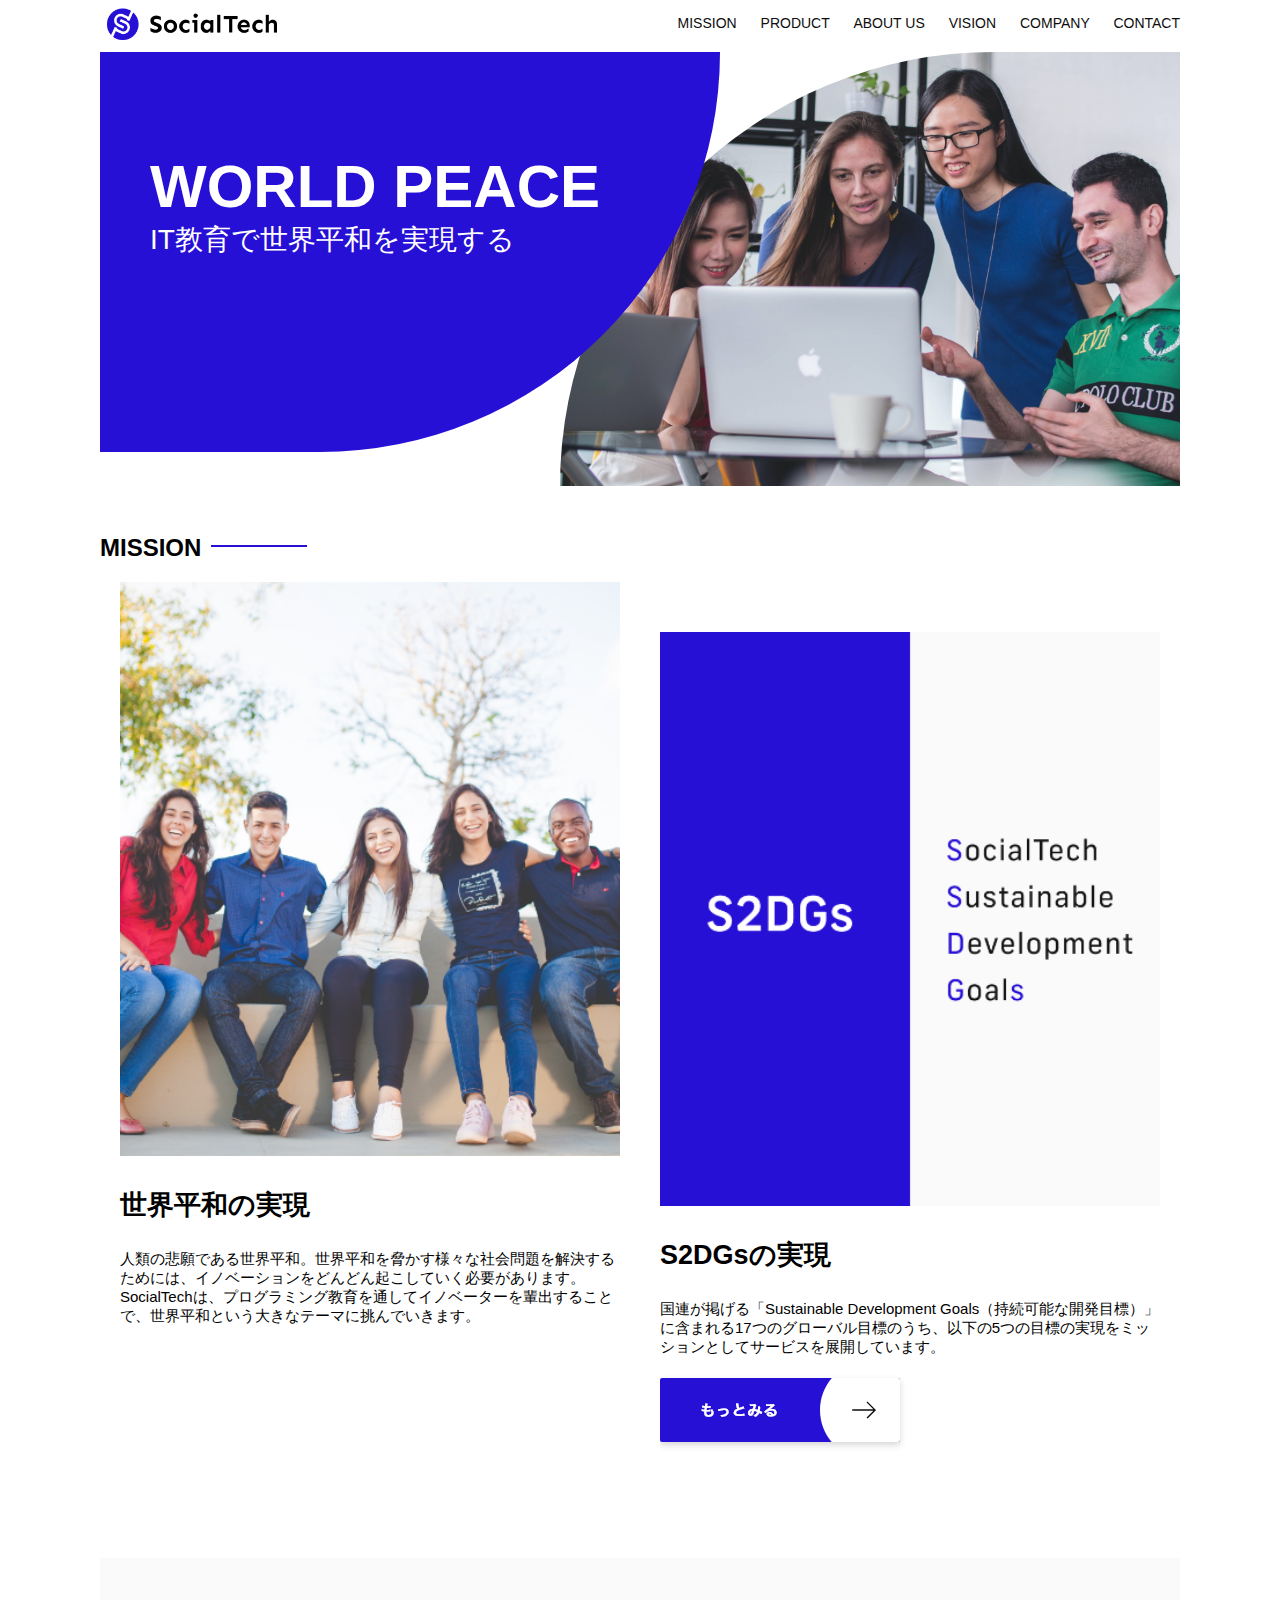
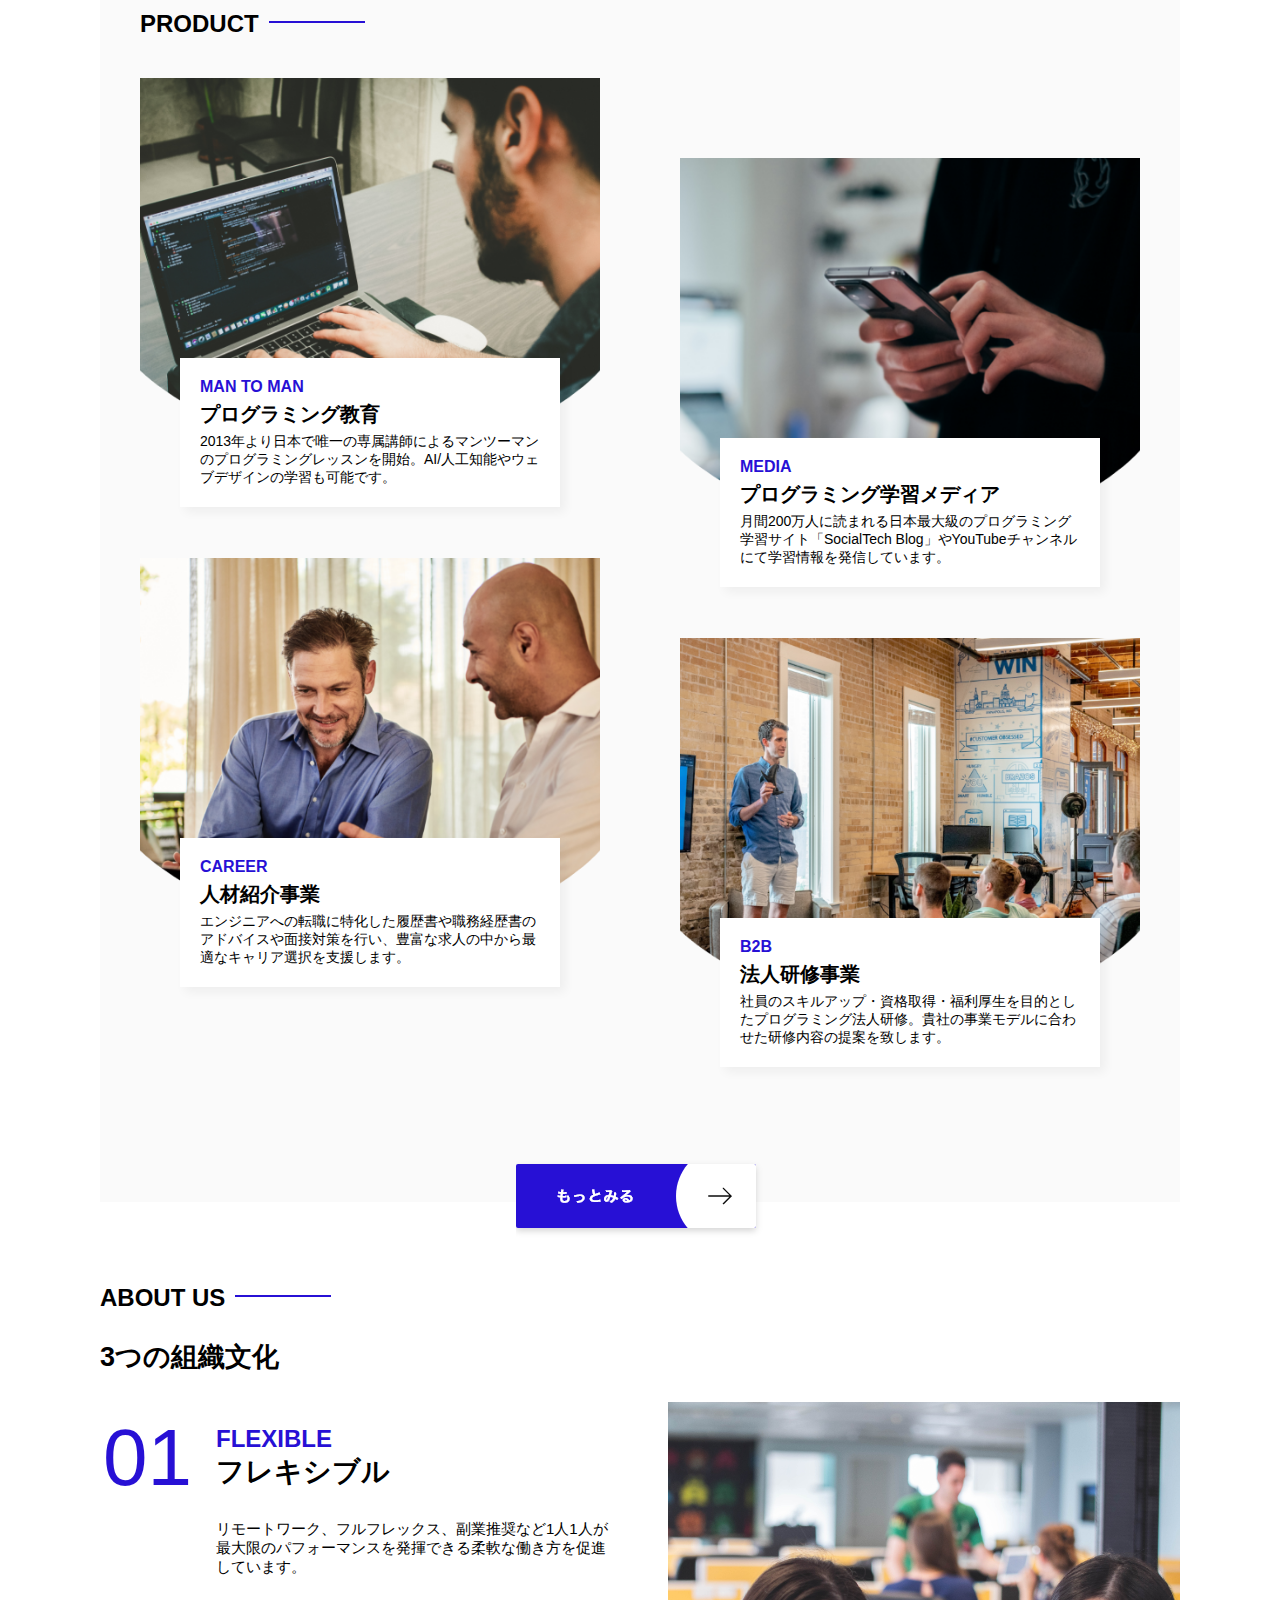
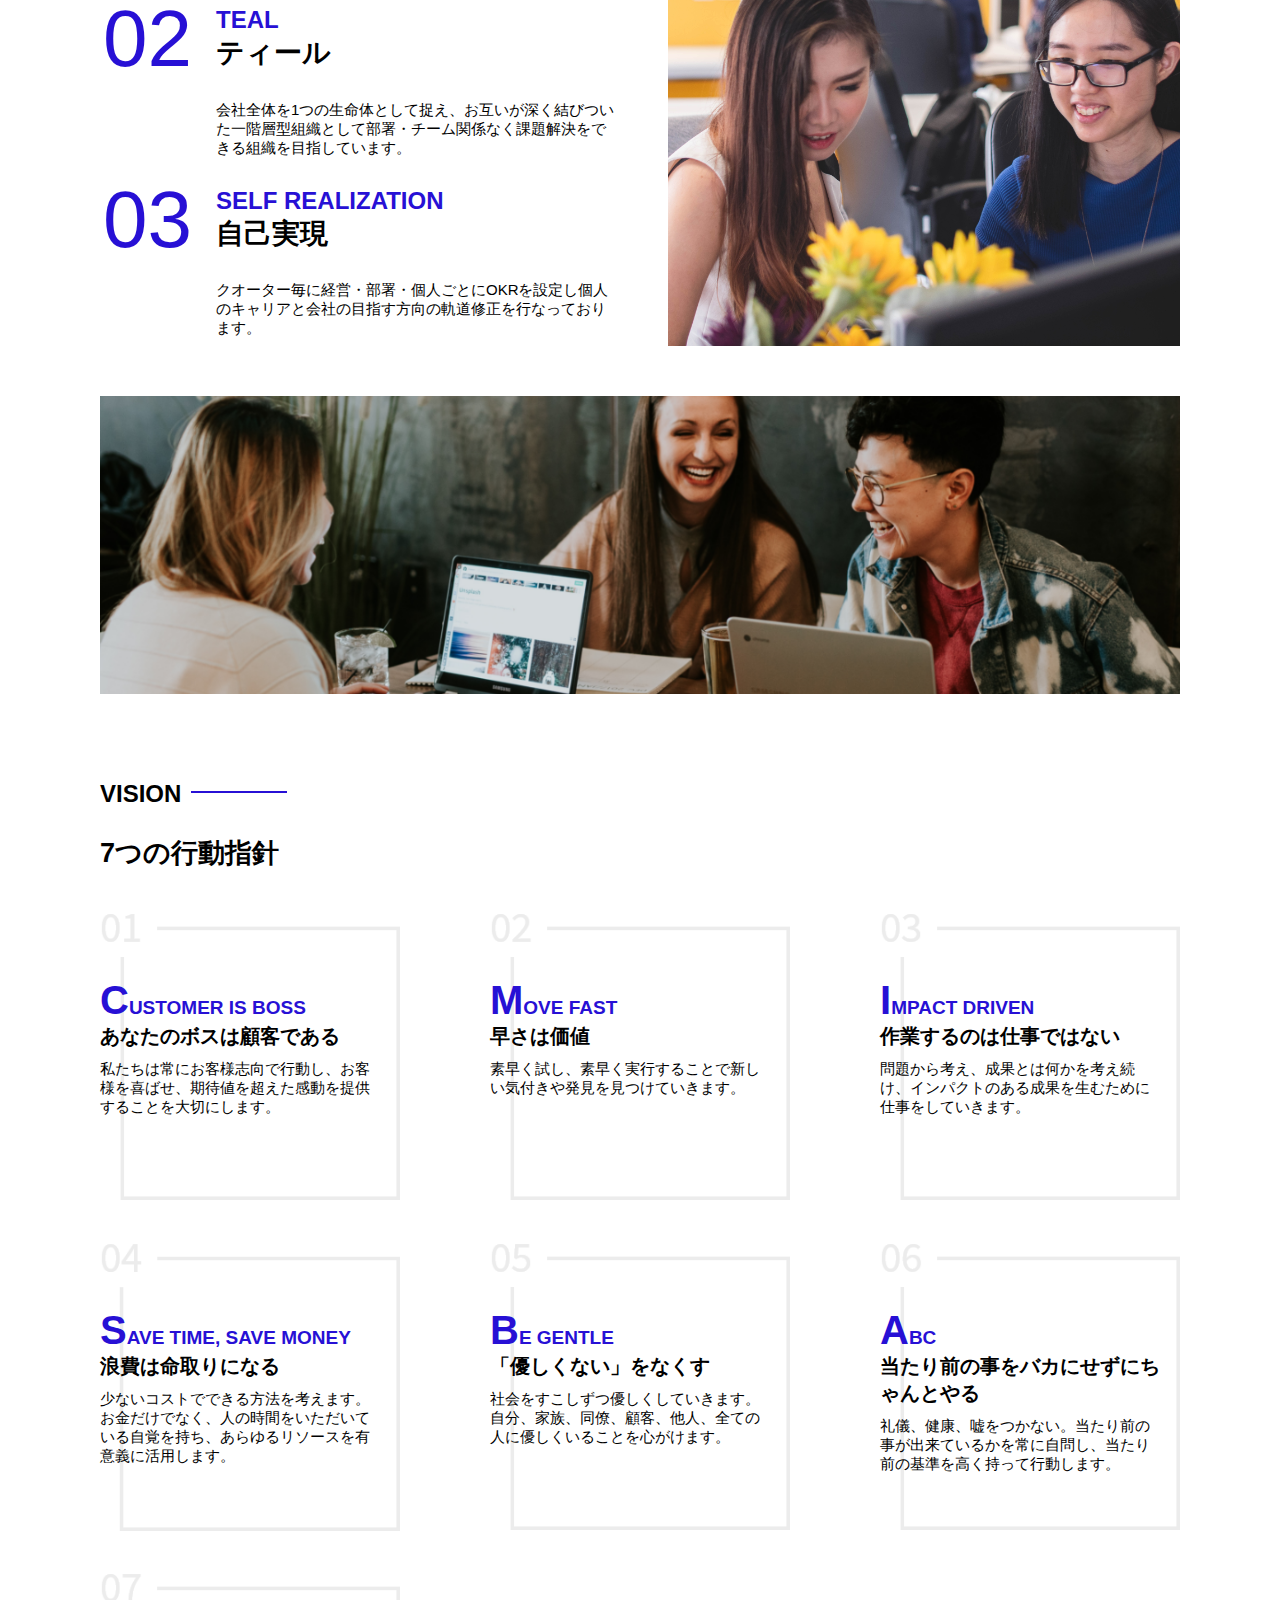
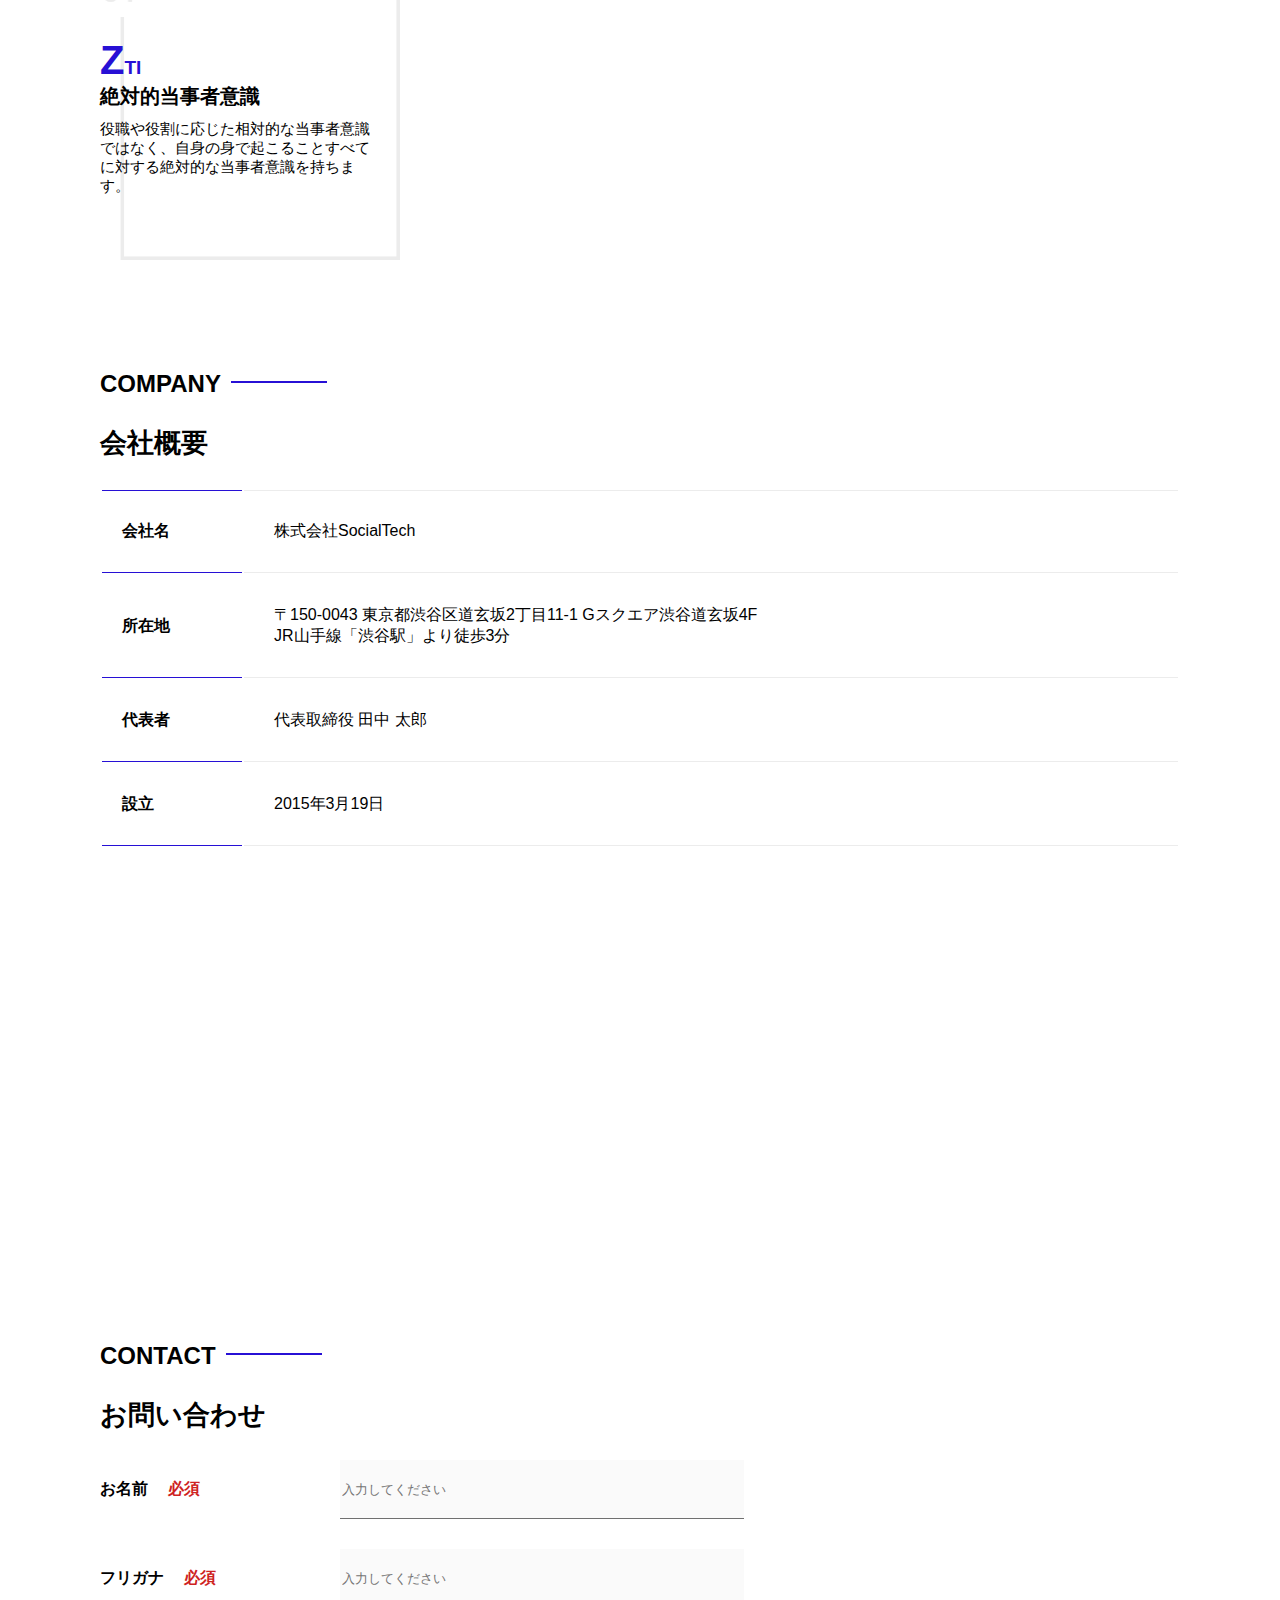
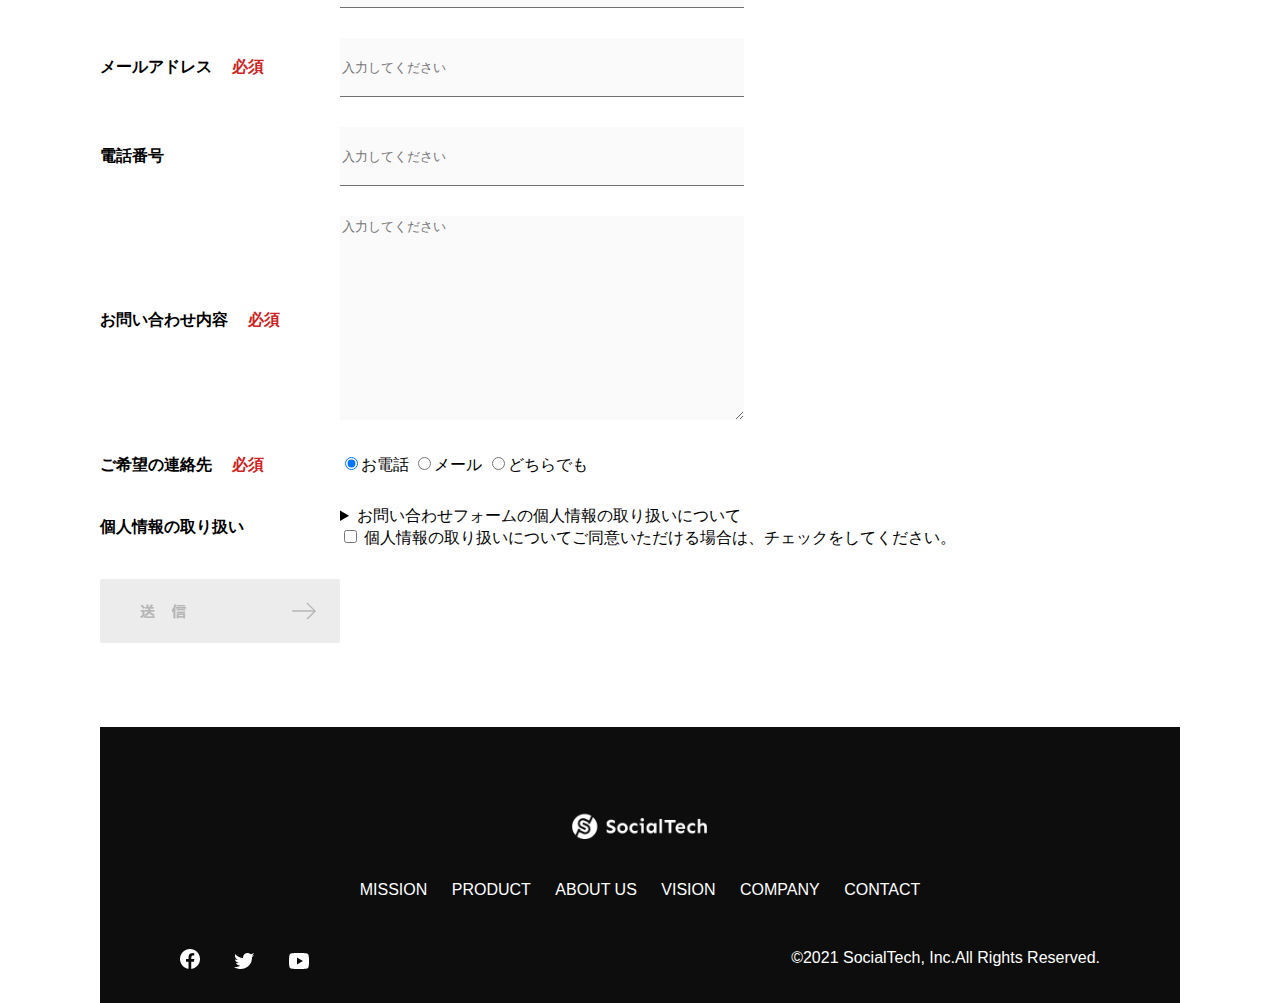
<file: index.html>
<!DOCTYPE html>
<html lang="ja">
<head>
  <meta charset="UTF-8">
  <meta name="viewport" content="width=device-width, initial-scale=1.0">
  <meta name="description" content="SocialTechはEdTech業界のリーディングカンパニーを目指します。">
  <link rel="stylesheet" href="style.css">
  <title>SocialTech</title>
  <meta name="twitter:card" content="summary">
  <meta name="twitter:site" content="@minori_kamizato">
  <meta property="og:url" content="https://riho-ueno.github.io/new-socialtech/">
  <meta property="og:title" content="ページのタイトル">
  <meta property="og:description" content="ページの説明文">
  <meta property="og:image" content="https://riho-ueno.github.io/new-socialtech/images/index/index-main.png">

  
</head>
  <body>
  <!-- ヘッダー -->
   <header>
    <!-- ロゴ -->
    <a href="index.html" id="logo">
      <img src="images/logo.png" alt="トップページに戻る">
    </a>
    <!-- PC用ナビゲーション -->
     <nav id="nav-pc">
      <a href="mission.html">MISSION</a>
      <a href="product.html">PRODUCT</a>
      <a href="index.html#aboutus">ABOUT US</a>
      <a href="index.html#vision">VISION</a>
      <a href="index.html#company">COMPANY</a>
      <a href="index.html#contact">CONTACT</a>
    </nav>
    <!-- スマホ用メニューボタン -->
    <img src="images/button-menu.png" alt="ナビゲーションを開く" id="menu-sp" onclick="document.getElementById('nav-sp').style.display = 'block'" >

    <!-- スマホ用ナビゲーション -->
    <nav id="nav-sp">
      <img src="images/button-close.png" alt="ナビゲーション" id="close" onclick="document.getElementById('nav-sp').style.display = 'none'" >
      <a href="index.html" id="logo-sp"onclick="document.getElementById('nav-sp').style.display = 'none'" >
        <img src="images/logo-sp.png" alt="トップページに戻る">
      </a>
      <a class="menu" href="mission.html"onclick="document.getElementById('nav-sp').style.display = 'none'">MISSION</a>
      <a  class="menu" href="product.html"onclick="document.getElementById('nav-sp').style.display = 'none'">PRODUCT</a>
      <a  class="menu" href="index.html#aboutus"onclick="document.getElementById('nav-sp').style.display = 'none'">ABOUT US</a>
      <a  class="menu" href="index.html#vision"onclick="document.getElementById('nav-sp').style.display = 'none'">VISION</a>
      <a  class="menu" href="index.html#company"onclick="document.getElementById('nav-sp').style.display = 'none'">COMPANY</a>
      <a  class="menu" href="index.html#contact"onclick="document.getElementById('nav-sp').style.display = 'none'">CONTACT</a>
      <div id="sns">
        <a href="https://www.facebook.com/sejuku2013"><img src="images/button-facebook.png" alt="Facebookのリンク"></a>
<a href="https://twitter.com/samuraijuku"><img src="images/button-twitter.png" alt="Twitterのリンク"></a>
<a href="https://www.youtube.com/channel/UCCFOQO5aDK0xXam4cUQXT8g"><img src="images/button-youtube.png" alt="YouTubeのリンク"></a>
      </div>
    </nav>
    <meta name="twitter:card" content="summary">
    <meta name="twitter:site" content="@minori_kamizato">
    <meta property="og:url" content="https://riho-ueno.github.io/new-socialtech/">
    <meta property="og:title" content="socialtech">
    <meta property="og:description" content="ページの説明文">
    <meta property="og:image" content="	http://127.0.0.1:5500/images/index/index-main.png">
   </header>
   <main>
    <article>
      <!-- メインビジュアル -->
      <section id="main-visual">
        <div id="main-message">
          <h1>WORLD PEACE</h1>
          <p>IT教育で世界平和を実現する</p>
        </div>
        <img src="images/index/index-main.png" alt="PCの周りに集まる多国籍の仲間たち">
      </section>
      <!-- ミッション -->
       <section id="mission">
        <h2 class="index-h2">MISSION</h2>
        <div id="mission-flex">
          <div>
            <img src="images/index/index-mission.png" alt="屋外のベンチで写真を撮影する多国籍の仲間たち" id="mission-photo">
            <h3>世界平和の実現</h3>
            <p>人類の悲願である世界平和。世界平和を脅かす様々な社会問題を解決するためには、イノベーションをどんどん起こしていく必要があります。SocialTechは、プログラミング教育を通してイノベーターを輩出することで、世界平和という大きなテーマに挑んでいきます。</p>
          </div>
          <div>
            <img src="images/index/s2dgs.png" alt="S2DGs" id="s2dgs">
            <h3>S2DGsの実現</h3>
            <p>国連が掲げる「Sustainable Development Goals（持続可能な開発目標）」に含まれる17つのグローバル目標のうち、以下の5つの目標の実現をミッションとしてサービスを展開しています。</p>
            <a href="mission.html">
              <img src="images/button-more.png" alt="もっとみる">
            </a>
          </div>
        </div>
       </section>
       <!-- プロダクト -->
        <section id="product">
          <h2 class="index-h2">PRODUCT</h2>
          <div>
            <div id="product-left">
              <div>
                <img src="images/index/index-mantoman.png" alt="PCでコードを書く男性" class="product-photo">
                <div class="product-explain">
                  <span>MAN TO MAN</span>
                  <h3>プログラミング教育</h3>
                  <p>2013年より日本で唯一の専属講師によるマンツーマンのプログラミングレッスンを開始。AI/人工知能やウェブデザインの学習も可能です。</p>
                </div>
              </div>
              <div>
                <img src="images/index/index-career.png" alt="笑顔で話し合う2人の男性" class="product-photo">
                <div class="product-explain">
                  <span>CAREER</span>
                  <h3>人材紹介事業</h3>
                  <p>エンジニアへの転職に特化した履歴書や職務経歴書のアドバイスや面接対策を行い、豊富な求人の中から最適なキャリア選択を支援します。</p>
                </div>
              </div>
            </div>
            <div id="product-right">
              <div>
                <img src="images/index/index-media.png" alt="スマートフォンを操作する人" class="product-photo">
                <div class="product-explain">
                  <span>MEDIA</span>
                  <h3>プログラミング学習メディア</h3>
                  <p>月間200万人に読まれる日本最大級のプログラミング学習サイト「SocialTech Blog」やYouTubeチャンネルにて学習情報を発信しています。</p>
                </div>
              </div>
              <div>
                <img src="images/index/index-b2b.png" alt="講演中の男性とそれを聴く人々" class="product-photo">
                <div class="product-explain">
                  <span>B2B</span>
                  <h3>法人研修事業</h3>
                  <p>社員のスキルアップ・資格取得・福利厚生を目的としたプログラミング法人研修。貴社の事業モデルに合わせた研修内容の提案を致します。</p>
                </div>
              </div>
            </div>
          </div>
          <div>
            <a href="product.html" id="product-more">
              <img src="images/button-more.png" alt="もっとみる">
            </a>
          </div>
        </section>
        <!-- about us -->
         <section id="aboutus">
          <h2 class="index-h2">ABOUT US</h2>
          <h3>3つの組織文化</h3>
          <div>
            <table class="culture-table">
              <tr>
                <td>
                  <span class="culture-num">01</span>
                </td>
                <td>
                  <span class="culture-en">FLEXIBLE</span>
                  <span class="culture-jp">フレキシブル</span>
                </td>  
              </tr>
              <tr>
                <td>
                  <!--空のセル-->
                </td>
                <td>
                  <p class="culture-description">
                  リモートワーク、フルフレックス、副業推奨など1人1人が最大限のパフォーマンスを発揮できる柔軟な働き方を促進しています。
                  </p>
                </td>
              </tr>
              <tr>
                <td>
                  <span class="culture-num">02</span>
                </td>
                <td>
                  <span class="culture-en">TEAL</span>
                  <span class="culture-jp">ティール</span>
                </td>  
              </tr>
              <tr>
                <td>
                  <!-- 空のセル -->
                </td>
                <td>
                  <p class="culture-description">
                  会社全体を1つの生命体として捉え、お互いが深く結びついた一階層型組織として部署・チーム関係なく課題解決をできる組織を目指しています。
                  </p>
                </td>
              </tr>
              <tr>
                <td>
                  <span class="culture-num">03</span>
                </td>
                <td>
                  <span class="culture-en">SELF REALIZATION</span>
                  <span class="culture-jp">自己実現</span>
                </td>  
              </tr>
              <tr>
                <td>
                  <!-- 空のセル -->
                </td>
                <td>
                  <p class="culture-description">
                  クオーター毎に経営・部署・個人ごとにOKRを設定し個人のキャリアと会社の目指す方向の軌道修正を行なっております。
                  </p>
                </td>
              </tr>
            </table>
            <img src="images/index/index-aboutus1.png" alt="笑顔で話し合う2人の女性" class="culture-img">
          </div>
          <img src="images/index/index-aboutus2.png" alt="笑顔で話し合う3人の男女" class="culture-img2">
         </section>
         <!-- VISION -->
          <section id="vision">
            <h2 class="index-h2">VISION</h2>
            <h3>7つの行動指針</h3>
            <div>
              <div class="vision-box">
                <img src="images/index/vision-01.png" alt="01">
                <span>
                  <h4>CUSTOMER IS BOSS</h4>
                  <h5>あなたのボスは顧客である</h5>
                  <p>私たちは常にお客様志向で行動し、お客様を喜ばせ、期待値を超えた感動を提供することを大切にします。</p>
                </span>
              </div>
              <div class="vision-box">
                <img src="images/index/vision-02.png" alt="02">
                <span>
                  <h4>MOVE FAST</h4>
                  <h5>早さは価値</h5>
                  <p>素早く試し、素早く実行することで新しい気付きや発見を見つけていきます。</p>
                </span>
              </div>
              <div class="vision-box">
                <img src="images/index/vision-03.png" alt="03">
                <span>
                  <h4>IMPACT DRIVEN</h4>
                  <h5>作業するのは仕事ではない</h5>
                  <p>問題から考え、成果とは何かを考え続け、インパクトのある成果を生むために仕事をしていきます。</p>
                </span>
              </div>
              <div class="vision-box">
                <img src="images/index/vision-04.png" alt="04">
                <span>
                  <h4>SAVE TIME, SAVE MONEY</h4>
                  <h5>浪費は命取りになる</h5>
                  <p>少ないコストでできる方法を考えます。お金だけでなく、人の時間をいただいている自覚を持ち、あらゆるリソースを有意義に活用します。</p>
                </span>
              </div>
              <div class="vision-box">
                <img src="images/index/vision-05.png" alt="05">
                <span>
                  <h4>BE GENTLE</h4>
                  <h5>「優しくない」をなくす</h5>
                  <p>社会をすこしずつ優しくしていきます。自分、家族、同僚、顧客、他人、全ての人に優しくいることを心がけます。</p>
                </span>
              </div>
              <div class="vision-box">
                <img src="images/index/vision-06.png" alt="06">
                <span>
                  <h4>ABC</h4>
                  <h5>当たり前の事をバカにせずにちゃんとやる</h5>
                  <p>礼儀、健康、嘘をつかない。当たり前の事が出来ているかを常に自問し、当たり前の基準を高く持って行動します。</p>
                </span>
              </div>
              <div class="vision-box">
                <img src="images/index/vision-07.png" alt="07">
                <span>
                  <h4>ZTI</h4>
                  <h5>絶対的当事者意識</h5>
                  <p>役職や役割に応じた相対的な当事者意識ではなく、自身の身で起こることすべてに対する絶対的な当事者意識を持ちます。</p>
                </span>
              </div>
            </div>
        </section>
          <!-- COMPANY -->
        <section id="company">
            <h2 class="index-h2">COMPANY</h2>
            <h3>会社概要</h3>
          <table id="company-table">
            <tr>
              <th class="tableheader-first">会社名</th>
              <td class="cell-first">株式会社SocialTech</td>
            </tr>
            <tr>
              <th class="tableheader">所在地</th>
              <td class="cell">〒150-0043 東京都渋谷区道玄坂2丁目11-1 Gスクエア渋谷道玄坂4F<br>JR山手線「渋谷駅」より徒歩3分</td>
            </tr>
            <tr>
              <th class="tableheader">代表者</th>
              <td class="cell">代表取締役 田中 太郎</td>
            </tr>
            <tr>
              <th class="tableheader">設立</th>
              <td class="cell">2015年3月19日</td>
            </tr>
          </table>
          <iframe src="https://www.google.com/maps/embed?pb=!1m18!1m12!1m3!1d25934.191378579664!2d139.67555773476562!3d35.65794129999999!2m3!1f0!2f0!3f0!3m2!1i1024!2i768!4f13.1!3m3!1m2!1s0x60188be0535d9a81%3A0xb09a6e9018e3debd!2z44CSMTUwLTAwNDMg5p2x5Lqs6YO95riL6LC35Yy66YGT546E5Z2C77yS5LiB55uu77yR77yR4oiS77yR!5e0!3m2!1sja!2sjp!4v1720852560538!5m2!1sja!2sjp" width="600" height="450" style="border:0;" allowfullscreen="" loading="lazy" referrerpolicy="no-referrer-when-downgrade"></iframe>
        </section>
        <!-- お問い合わせフォーム -->
        <section id="contact">
          <h2 class="index-h2">CONTACT</h2>
          <h3>お問い合わせ</h3>
          <form action="https://api.staticforms.xyz/submit" method="post">
            <input type="text" name="honeypot" style="display:none">
            <input type="hidden" name="accessKey" value="90a85ea0-7e44-45cd-be6f-2512fd2b0050">
            <input type="hidden" name="subject" value="お問い合わせフォーム">
            <input type="hidden" name="replyTo" value="fnk1025@au.com">
            <input type="hidden" name="redirectTo" value="">
            <div>
              <div class="contact-heading">
                <label class="contact-label">お名前<span class="contact-span">必須</span></label>
              </div>
              <div>
                <input type="text" name="name" placeholder="入力してください" class="contact-textbox">
              </div>
            </div>

            <div>
              <div class="contact-heading">
                <label class="contact-label">フリガナ<span class="contact-span">必須</span></label>
              </div>
              <div>
                <input type="text" name="hurigana" placeholder="入力してください" class="contact-textbox">
              </div>
            </div>

            <div>
              <div class="contact-heading">
                <label class="contact-label">メールアドレス<span class="contact-span">必須</span></label>
              </div>
              <div>
                <input type="text" name="email" placeholder="入力してください" class="contact-textbox">
              </div>
            </div>

            <div>
              <div class="contact-heading">
                <label class="contact-label">電話番号</label>
              </div>
              <div>
                <input type="text" name="tel" placeholder="入力してください" class="contact-textbox">
              </div>
            </div>

            <div>
              <div class="contact-heading">
                <label class="contact-label">お問い合わせ内容<span class="contact-span">必須</span></label>
              </div>
              <div>
                <textarea name="message" class="contact-textarea" placeholder="入力してください"></textarea>
              </div>
            </div>

            <div>
              <div class="contact-heading">
                <label class="contact-label">ご希望の連絡先<span class="contact-span">必須</span></label>
              </div>
              <div>
                <input type="radio" class="radiobutton" value="tel" name="contact" checked><label>お電話</label>
                <input type="radio" class="radiobutton" value="mail" name="contact"><label>メール</label>
                <input type="radio" class="radiobutton" value="both" name="contact"><label>どちらでも</label>
              </div>
            </div>

            <div>
              <div class="contact-heading">
                <label class="contact-label">個人情報の取り扱い</label>
              </div>
              <div>
                <details>
                  <summary>お問い合わせフォームの個人情報の取り扱いについて</summary>
                  <div>
                    <span>１．組織の名称又は氏名</span><br>
                    株式会社SocialTech<br><br>
                    <span>２．個人情報保護管理者（若しくはその代理人）の氏名又は職名、所属及び連絡先
                      鈴木 一郎 コーポレート部</span><br>
                    メールアドレス：support@socialtech.net<br>
                    TEL：03-xxxx-xxxx<br>
                    <span>３．個人情報の利用目的</span><br>
                    ・本サービス及び本サービスに関連する情報の提供又はそれらに関する連絡のため<br>
                    ・ユーザーの本人確認のため<br>
                    ・当社サービスのご案内のため<br>
                    ・当社の商品等の広告または宣伝（電子メールによるものを含むものとします。）<br><br>
                    <span>４．個人情報の取り扱い業務の委託</span><br>
                    個人情報の取扱業務の全部または一部を外部に業務委託する場合があります。<br>
                    その際、弊社は、個人情報を適切に保護できる管理体制を敷き実行していることを条件として<br>
                    委託先を厳選したうえで、機密保持契約を委託先と締結し、お客様の個人情報を厳密に管理させます。<br><br>
                    <span>５．個人情報の開示等の請求</span><br>
                    お客様は、弊社に対してご自身の個人情報の開示等（利用目的の通知、開示、内容の訂正・追加・削除、利用の停止または消去、第三者への提供の停止）に関して、当社問合わせ窓口に申し出ることができます。<br>
                    その際、弊社はお客様ご本人を確認させていただいたうえで、合理的な期間内に対応いたします。<br><br>
                    なお、個人情報に関する弊社問合わせ先は、次の通りです。<br><br>
                    株式会社SocialTech　個人情報問合せ窓口<br>
                    〒150-0043　東京都渋谷区道玄坂2丁目11-1 Ｇスクエア渋谷道玄坂 4F<br>
                    メールアドレス：support@socialtech.net　TEL：03-xxxx-xxxx<br><br>
                    <span>６．個人情報を提供されることの任意性について</span><br><br>
                    お客様がご自身の個人情報を弊社に提供されるか否かは、お客様のご判断によりますが、もしご提供されない場合には、適切なサービスが提供できない場合がありますので予めご了承ください。
                  </div>
                </details>
                <input type="checkbox" name="agree">
                <span>個人情報の取り扱いについてご同意いただける場合は、チェックをしてください。</span>
              </div>
            </div>
              <input type="image" value="submit" src="images/button-submit.png" alt="送信する">
          </form>
        </section>
    </article>
    <!-- FOOTER -->
    <footer>
      <div id="footer-logo">
        <img src="images/logo-sp.png" alt="SocialTech">
      </div>
      <div id="footer-link">
        <a href="mission.html">MISSION</a>
        <a href="product.html">PRODUCT</a>
        <a href="index.html#aboutus">ABOUT US</a>
        <a href="index.html#vision">VISION</a>
        <a href="index.html#company">COMPANY</a>
        <a href="index.html#contact">CONTACT</a>
      </div>
      <div id="sns-footer">
        <a href="https://www.facebook.com/sejuku2013"><img src="images/button-facebook.png" alt="Facebookのリンク"></a>
        <a href="https://twitter.com/samuraijuku"><img src="images/button-twitter.png" alt="Twitterのリンク"></a>
        <a href="https://www.youtube.com/channel/UCCFOQO5aDK0xXam4cUQXT8g"><img src="images/button-youtube.png" alt="YouTubeのリンク"></a>
        <span id="copyright">&copy;2021 SocialTech, Inc.All Rights Reserved.</span>
      </div>
    </footer>
   </main>
  </body>
</html>
</file>
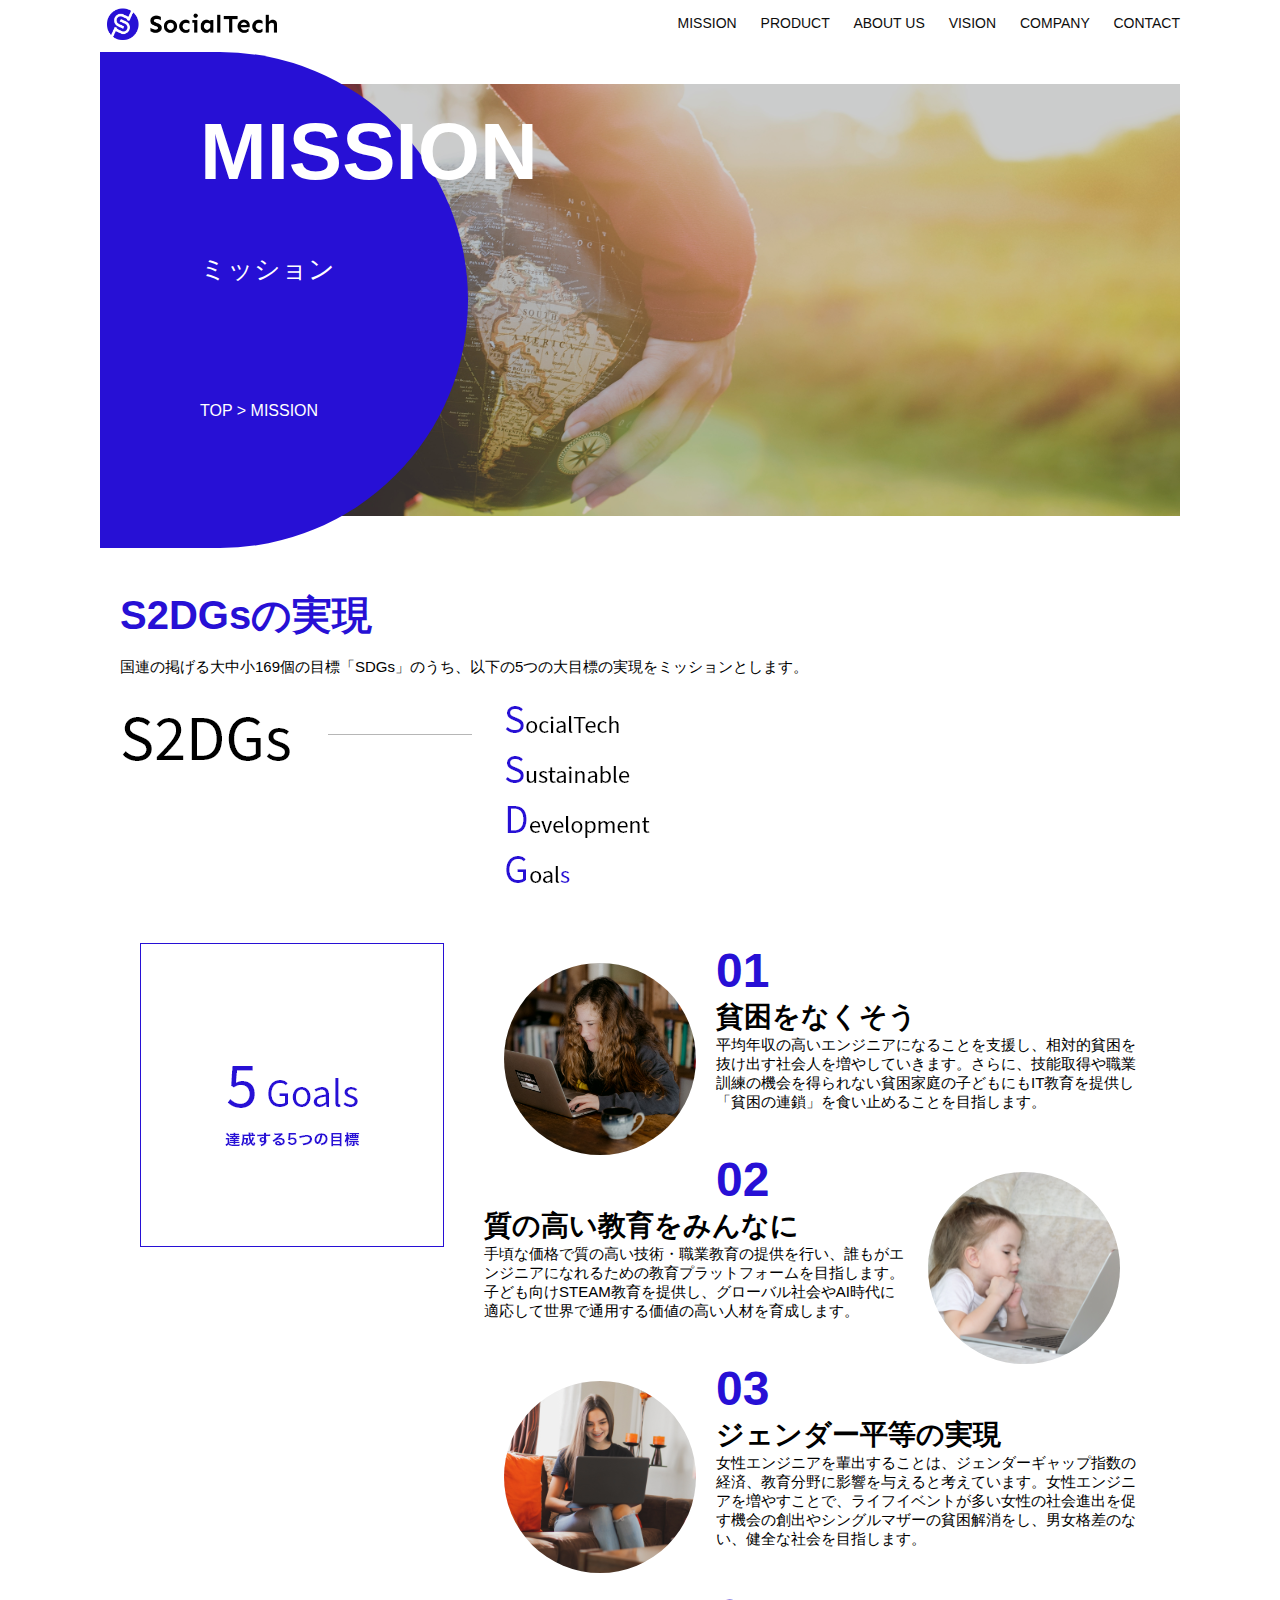
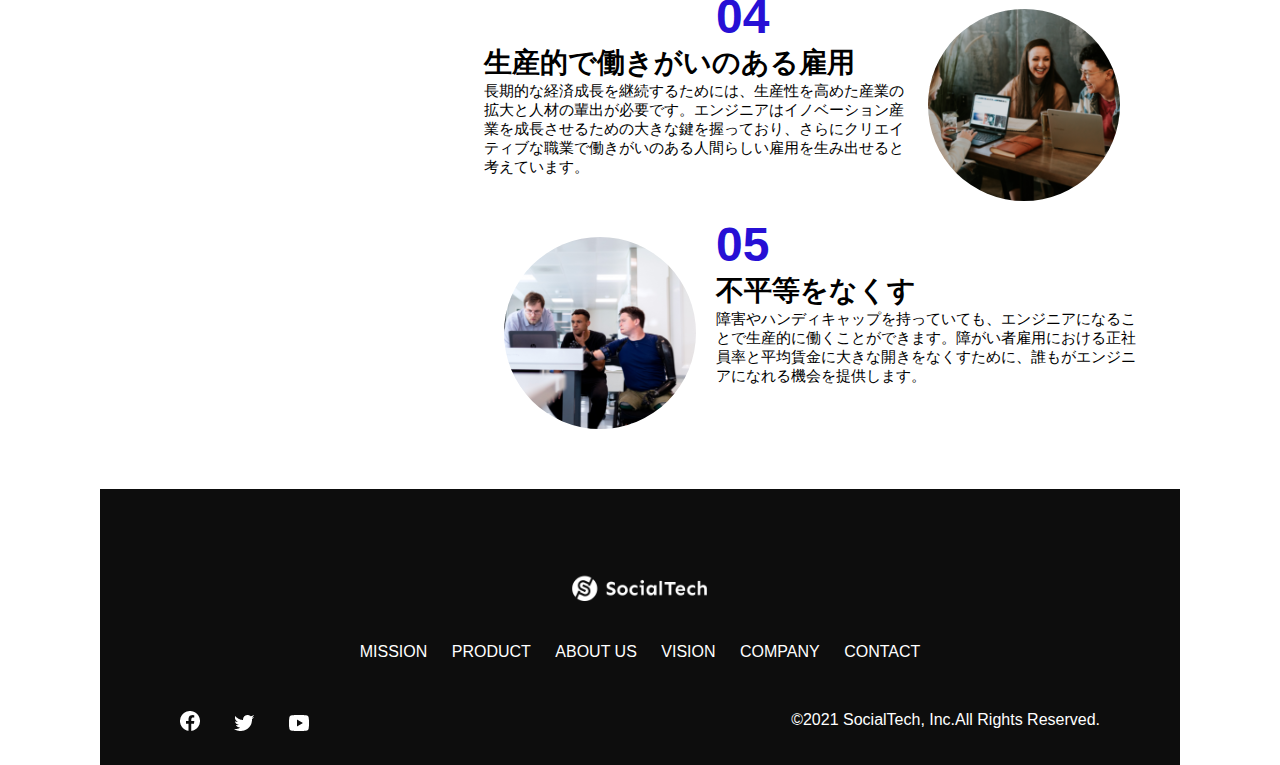
<file: mission.html>
<!DOCTYPE html>
<html lang="ja">
<head>
  <meta charset="UTF-8">
  <meta name="viewport" content="width=device-width, initial-scale=1.0">
  <meta name="description" content="SocialTechが目指す5つの目標（S2DGs）を紹介します。">
  <link rel="stylesheet" href="style.css">
  <title>SocialTech-MISSION ミッション</title>
</head>
  <body>
  <!-- ヘッダー -->
   <header>
    <!-- ロゴ -->
    <a href="index.html" id="logo"><img src="images/logo.png" alt="トップページに戻る"></a>
    <!-- PCナビゲーション -->
     <nav id="nav-pc">
      <a href="mission.html">MISSION</a>
      <a href="product.html">PRODUCT</a>
      <a href="index.html#aboutus">ABOUT US</a>
      <a href="index.html#vision">VISION</a>
      <a href="index.html#company">COMPANY</a>
      <a href="index.html#contact">CONTACT</a>
    </nav>
    <!-- スマホ用メニューボタン -->
    <img src="images/button-menu.png" alt="ナビゲーションを開く" id="menu-sp" onclick="document.getElementById('nav-sp').style.display = 'block'" >

    <!-- スマホ用ナビゲーション -->
    <nav id="nav-sp">
      <img src="images/button-close.png" alt="ナビゲーションを閉じる" id="close" onclick="document.getElementById('nav-sp').style.display = 'none'" >
      <a href="index.html" id="logo-sp"onclick="document.getElementById('nav-sp').style.display = 'none'" >
        <img src="images/logo-sp.png" alt="トップページに戻る">
      </a>
      <a class="menu" href="mission.html"onclick="document.getElementById('nav-sp').style.display = 'none'">MISSION</a>
      <a  class="menu" href="product.html"onclick="document.getElementById('nav-sp').style.display = 'none'">PRODUCT</a>
      <a  class="menu" href="index.html#aboutus"onclick="document.getElementById('nav-sp').style.display = 'none'">ABOUT US</a>
      <a  class="menu" href="index.html#vision"onclick="document.getElementById('nav-sp').style.display = 'none'">VISION</a>
      <a  class="menu" href="index.html#company"onclick="document.getElementById('nav-sp').style.display = 'none'">COMPANY</a>
      <a  class="menu" href="index.html#contact"onclick="document.getElementById('nav-sp').style.display = 'none'">CONTACT</a>
      <div id="sns">
        <a href="https://www.facebook.com/sejuku2013"><img src="images/button-facebook.png" alt="Facebookのリンク"></a>
<a href="https://twitter.com/samuraijuku"><img src="images/button-twitter.png" alt="Twitterのリンク"></a>
<a href="https://www.youtube.com/channel/UCCFOQO5aDK0xXam4cUQXT8g"><img src="images/button-youtube.png" alt="YouTubeのリンク"></a>
      </div>
    </nav>
   </header>
   <main>
    <article>
      <section id="mission-main">
        <div id="mission-title">
          <h1>MISSION</h1>
          <span>ミッション</span>
          <div>TOP > MISSION</div>
        </div>
      </section>
      <section id="mission-s2dgs"> 
        <h2 class="mission-h2">S2DGsの実現</h2>
        <p>国連の掲げる大中小169個の目標「SDGs」のうち、以下の5つの大目標の実現をミッションとします。</p>
        <img src="images/mission/mission-s2dgs.png" alt="S2DGs">
      </section>
      <section id="mission-5goals">
        <div>
          <img src="images/mission/mission-5goals.png" alt="5goals" id="s2dgs-image">
        </div>
        <div>
          <div>
            <img src="images/mission/mission-5goals01.png" alt="PCを操作する女の子" class="fivegoals-image-left">
            <span class="fivegoals-number">01</span>
            <h3 class="fivegoals-h3">貧困をなくそう</h3>
            <p class="fivegoals-p">
              平均年収の高いエンジニアになることを支援し、相対的貧困を抜け出す社会人を増やしていきます。さらに、技能取得や職業訓練の機会を得られない貧困家庭の子どもにもIT教育を提供し「貧困の連鎖」を食い止めることを目指します。
            </p>
          </div>
          
          <div>
            <img src="images/mission/mission-5goals02.png" alt="PCを見つめる小さい女の子" class="fivegoals-image-right">
            <span class="fivegoals-number">02</span>
            <h3 class="fivegoals-h3">質の高い教育をみんなに</h3>
            <p class="fivegoals-p">
              手頃な価格で質の高い技術・職業教育の提供を行い、誰もがエンジニアになれるための教育プラットフォームを目指します。子ども向けSTEAM教育を提供し、グローバル社会やAI時代に適応して世界で通用する価値の高い人材を育成します。
            </p>
          </div>

          <div>
            <img src="images/mission/mission-5goals03.png" alt="PCを操作する女性" class="fivegoals-image-left">
            <span class="fivegoals-number">03</span>
            <h3 class="fivegoals-h3">ジェンダー平等の実現</h3>
            <p class="fivegoals-p">
              女性エンジニアを輩出することは、ジェンダーギャップ指数の経済、教育分野に影響を与えると考えています。女性エンジニアを増やすことで、ライフイベントが多い女性の社会進出を促す機会の創出やシングルマザーの貧困解消をし、男女格差のない、健全な社会を目指します。
            </p>
          </div>
          <div>
            <img src="images/mission/mission-5goals04.png" alt="笑顔で話し合う3人の男女" class="fivegoals-image-right">
            <span class="fivegoals-number">04</span>
            <h3 class="fivegoals-h3">生産的で働きがいのある雇用</h3>
            <p class="fivegoals-p">
              長期的な経済成長を継続するためには、生産性を高めた産業の拡大と人材の輩出が必要です。エンジニアはイノベーション産業を成長させるための大きな鍵を握っており、さらにクリエイティブな職業で働きがいのある人間らしい雇用を生み出せると考えています。
            </p>
          </div>
          <div>
            <img src="images/mission/mission-5goals05.png" alt="障害を持つ男性が生き生きと働く様子" class="fivegoals-image-left">
            <span class="fivegoals-number">05</span>
            <h3 class="fivegoals-h3">不平等をなくす</h3>
            <p class="fivegoals-p">
              障害やハンディキャップを持っていても、エンジニアになることで生産的に働くことができます。障がい者雇用における正社員率と平均賃金に大きな開きをなくすために、誰もがエンジニアになれる機会を提供します。
            </p>
          </div>
        </div>
      </section>
    </article>
    <!-- フッター -->
   <footer>
    <div id="footer-logo">
      <img src="images/logo-sp.png" alt="SocialTech">
    </div>
    <div id="footer-link">
      <a href="mission.html">MISSION</a>
      <a href="product.html">PRODUCT</a>
      <a href="index.html#aboutus">ABOUT US</a>
      <a href="index.html#vision">VISION</a>
      <a href="index.html#company">COMPANY</a>
      <a href="index.html#contact">CONTACT</a>
    </div>
    <div id="sns-footer">
      <a href="https://www.facebook.com/sejuku2013"><img src="images/button-facebook.png" alt="Facebookのリンク"></a>
      <a href="https://twitter.com/samuraijuku"><img src="images/button-twitter.png" alt="Twitterのリンク"></a>
      <a href="https://www.youtube.com/channel/UCCFOQO5aDK0xXam4cUQXT8g"><img src="images/button-youtube.png" alt="YouTubeのリンク"></a>
      <span id="copyright">&copy;2021 SocialTech, Inc.All Rights Reserved.</span>
    </div>
  </footer>
 </main>
</body>
</html>
</file>
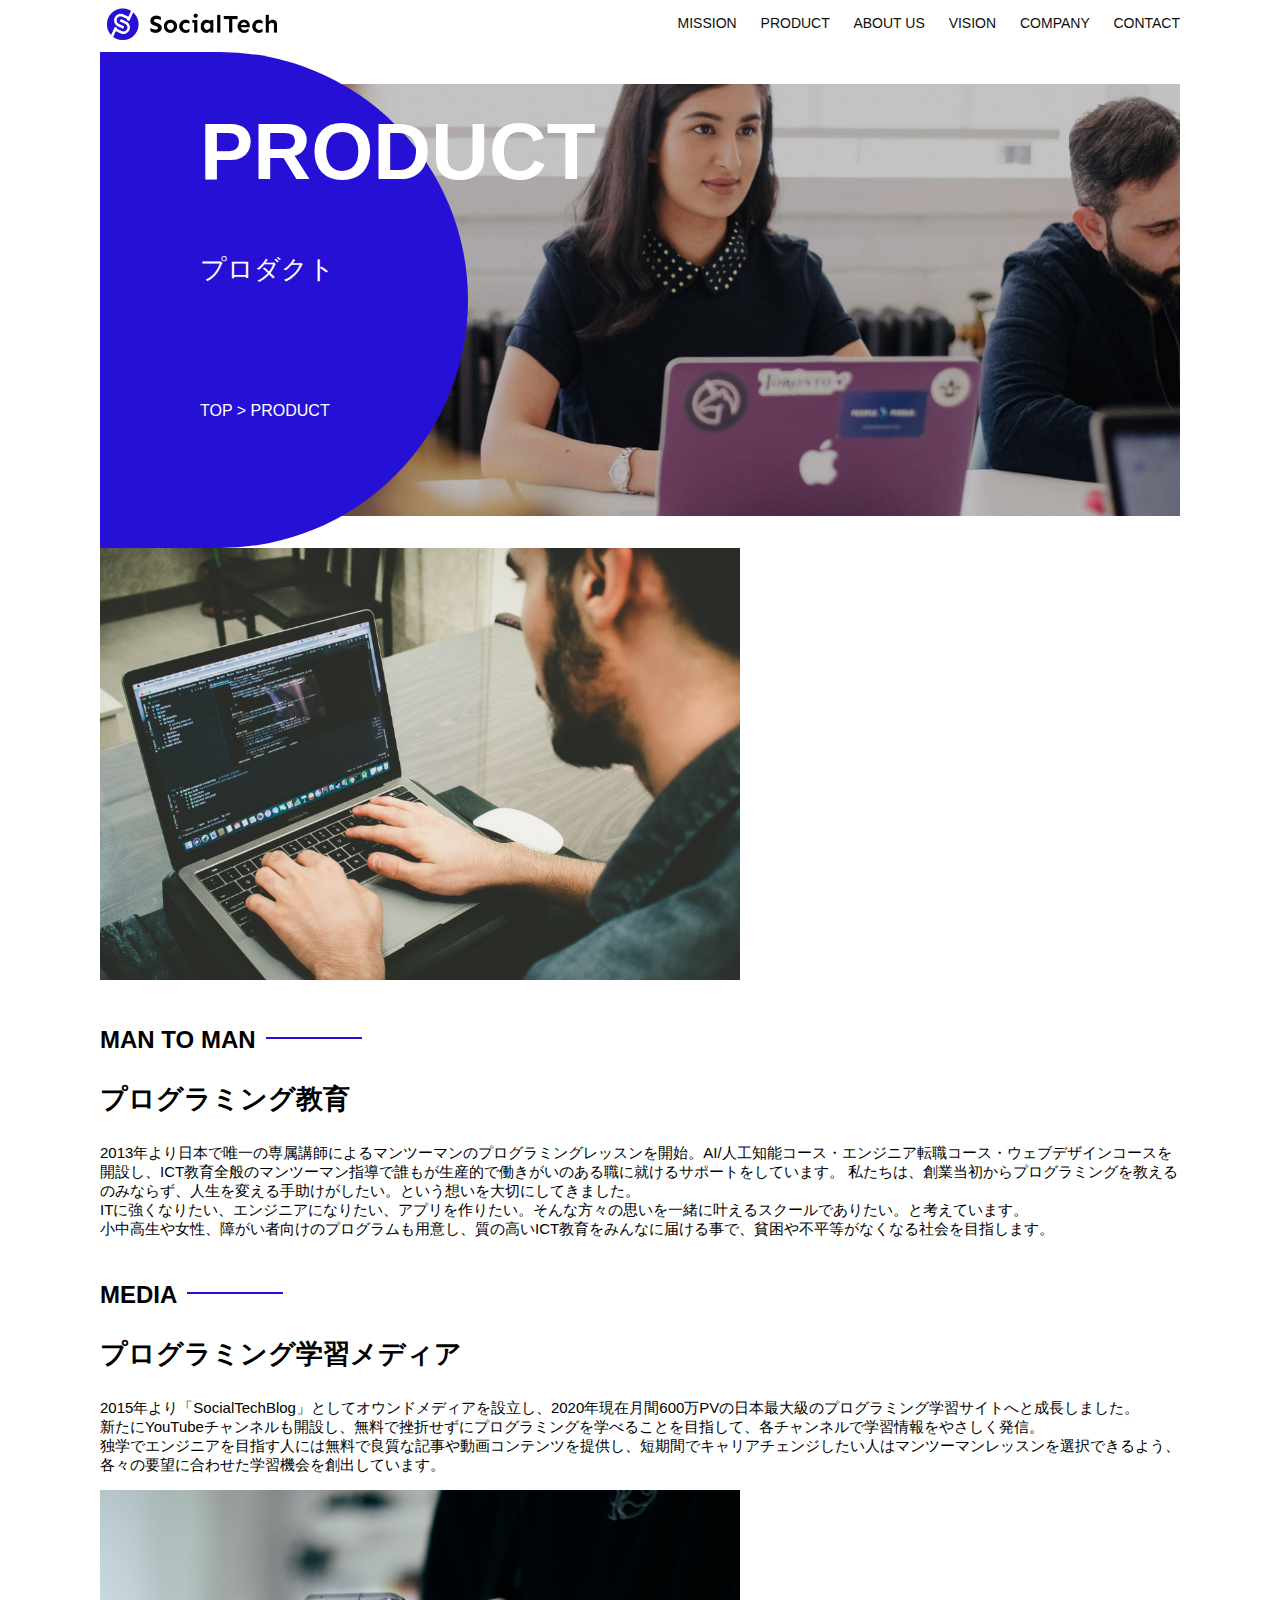
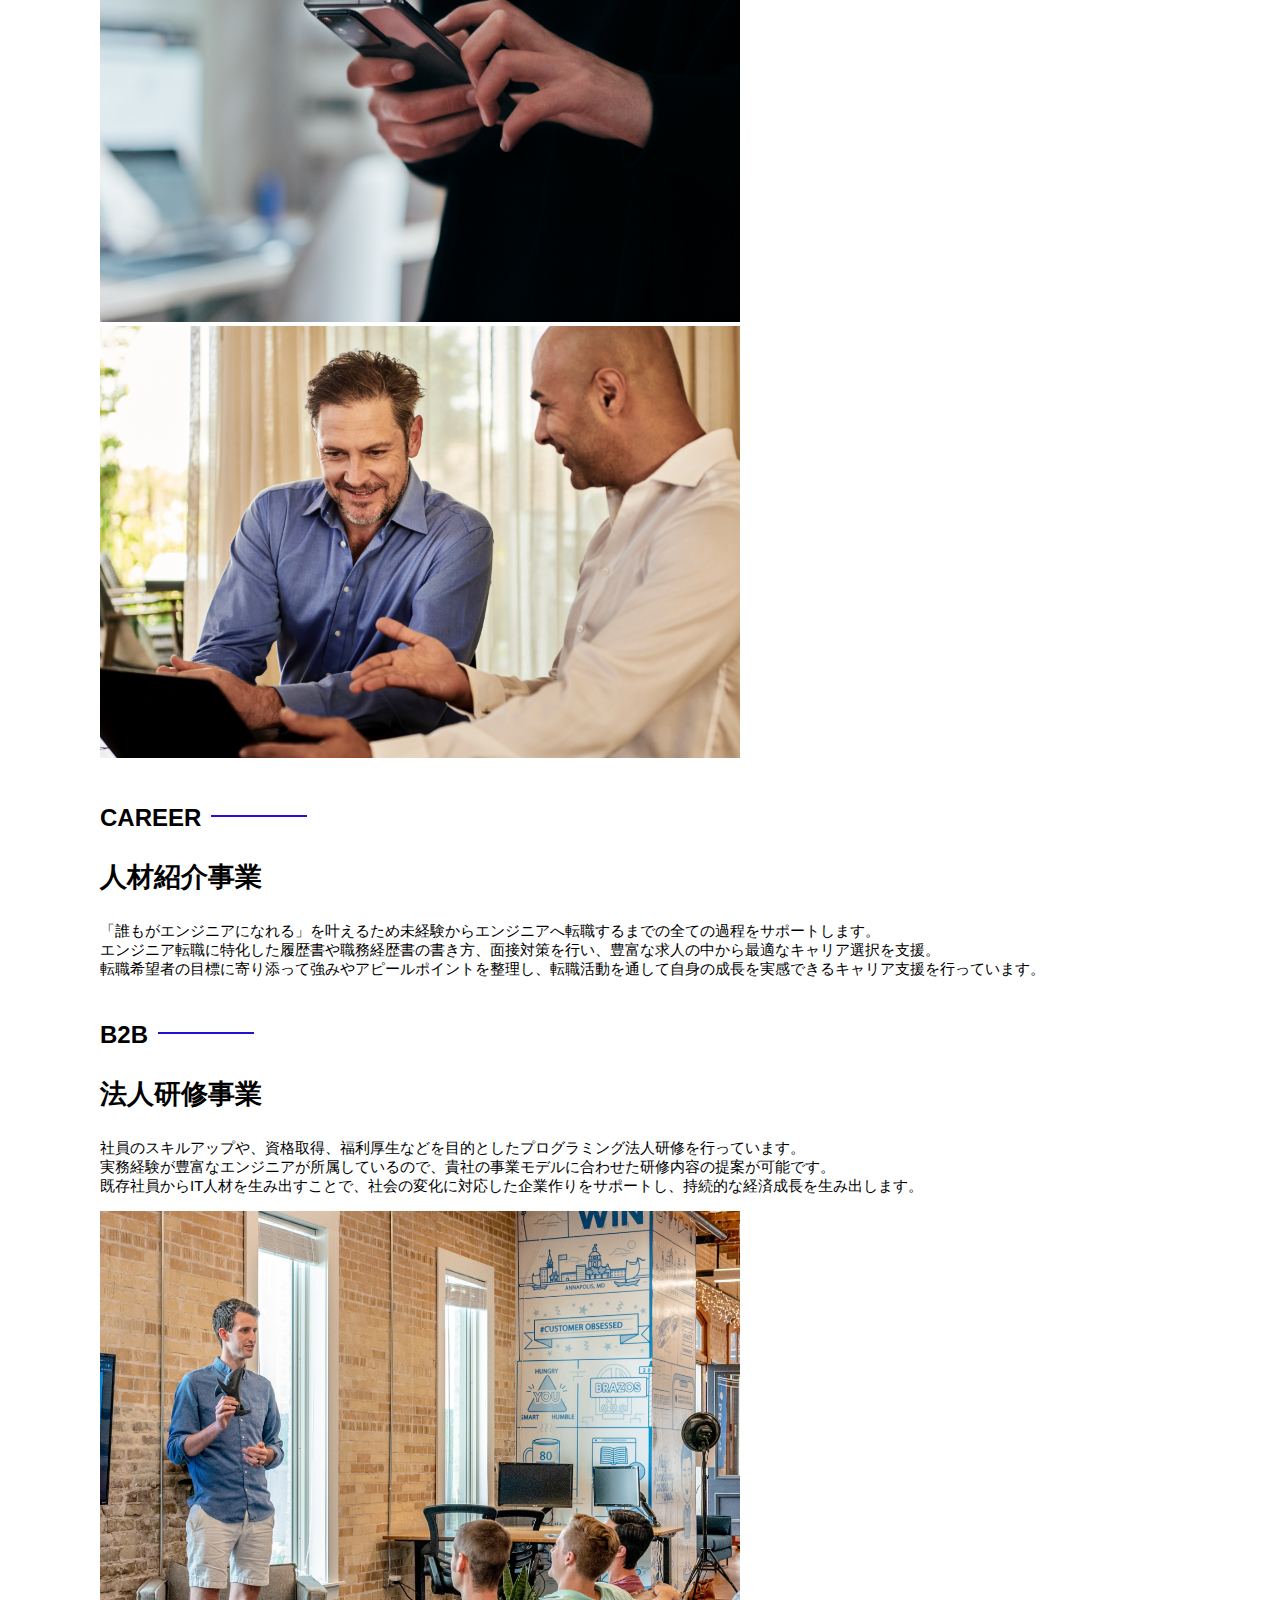
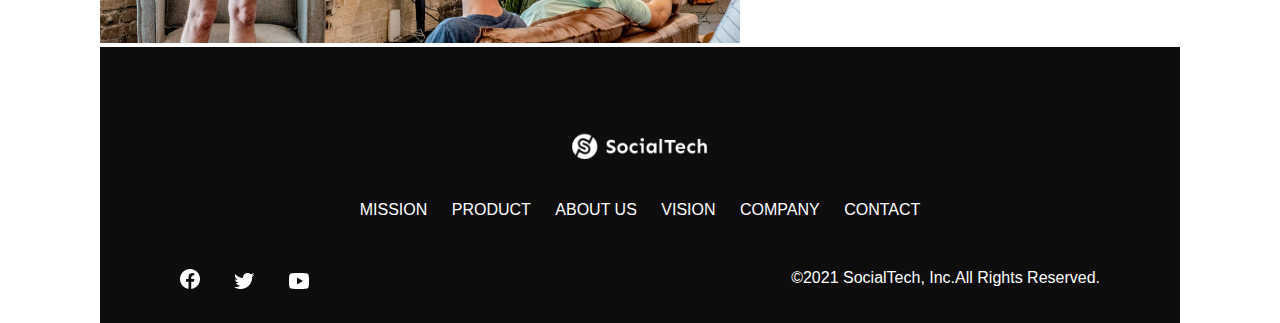
<file: product.html>
<!DOCTYPE html>
<html lang="ja">
<head>
  <meta charset="UTF-8">
  <meta name="viewport" content="width=device-width, initial-scale=1.0">
  <meta name="description" content="socialtechの4つのプロダクトを紹介します。">
  <link rel="stylesheet" href="style.css">
  <title>SocialTech -PRODUCT プロダクト-</title>
</head>
  <body>
  <!-- ヘッダー -->
   <header>
    <!-- ロゴ -->
    <a href="index.html" id="logo">
      <img src="images/logo.png" alt="トップページに戻る">
    </a>
    <!-- PC用ナビゲーション -->
     <nav id="nav-pc">
      <a href="mission.html">MISSION</a>
      <a href="product.html">PRODUCT</a>
      <a href="index.html#aboutus">ABOUT US</a>
      <a href="index.html#vision">VISION</a>
      <a href="index.html#company">COMPANY</a>
      <a href="index.html#contact">CONTACT</a>
    </nav>
    <!-- スマホ用メニューボタン -->
    <img src="images/button-menu.png" alt="ナビゲーションを開く" id="menu-sp" onclick="document.getElementById('nav-sp').style.display = 'block'" >

    <!-- スマホ用ナビゲーション -->
    <nav id="nav-sp">
      <img src="images/button-close.png" alt="ナビゲーション" id="close" onclick="document.getElementById('nav-sp').style.display = 'none'" >
      <a href="index.html" id="logo-sp"onclick="document.getElementById('nav-sp').style.display = 'none'" >
        <img src="images/logo-sp.png" alt="トップページに戻る">
      </a>
      <a class="menu" href="mission.html"onclick="document.getElementById('nav-sp').style.display = 'none'">MISSION</a>
      <a  class="menu" href="product.html"onclick="document.getElementById('nav-sp').style.display = 'none'">PRODUCT</a>
      <a  class="menu" href="index.html#aboutus"onclick="document.getElementById('nav-sp').style.display = 'none'">ABOUT US</a>
      <a  class="menu" href="index.html#vision"onclick="document.getElementById('nav-sp').style.display = 'none'">VISION</a>
      <a  class="menu" href="index.html#company"onclick="document.getElementById('nav-sp').style.display = 'none'">COMPANY</a>
      <a  class="menu" href="index.html#contact"onclick="document.getElementById('nav-sp').style.display = 'none'">CONTACT</a>
      <div id="sns">
        <a href="https://www.facebook.com/sejuku2013"><img src="images/button-facebook.png" alt="Facebookのリンク"></a>
        <a href="https://twitter.com/samuraijuku"><img src="images/button-twitter.png" alt="Twitterのリンク"></a>
        <a href="https://www.youtube.com/channel/UCCFOQO5aDK0xXam4cUQXT8g"><img src="images/button-youtube.png" alt="YouTubeのリンク"></a>
      </div>
    </nav>
  </header>
  <main>
    <article>
      
      <section id="product-main">
        <div id="product-title">
          <h1>PRODUCT</h1>
          <span>プロダクト</span>
          <div>TOP > PRODUCT</div>
        </div>
      </section>

      <section class="product-section1">
      <img src="images/product/product-mantoman.png" alt="PCでコードを書く男性">
      <div>
        <h2 class="product-h2">MAN TO MAN</h2>
        <h3 class="product-h3">プログラミング教育</h3>
        <p>2013年より日本で唯一の専属講師によるマンツーマンのプログラミングレッスンを開始。AI/人工知能コース・エンジニア転職コース・ウェブデザインコースを開設し、ICT教育全般のマンツーマン指導で誰もが生産的で働きがいのある職に就けるサポートをしています。
          私たちは、創業当初からプログラミングを教えるのみならず、人生を変える手助けがしたい。という想いを大切にしてきました。<br>ITに強くなりたい、エンジニアになりたい、アプリを作りたい。そんな方々の思いを一緒に叶えるスクールでありたい。と考えています。<br>小中高生や女性、障がい者向けのプログラムも用意し、質の高いICT教育をみんなに届ける事で、貧困や不平等がなくなる社会を目指します。
      </div>
      </section>

      <section class="product-section2">
        <div>
          <h2 class="product-h2">MEDIA</h2>
          <h3 class="product-h3">プログラミング学習メディア</h3>
          <p>2015年より「SocialTechBlog」としてオウンドメディアを設立し、2020年現在月間600万PVの日本最大級のプログラミング学習サイトへと成長しました。<br>新たにYouTubeチャンネルも開設し、無料で挫折せずにプログラミングを学べることを目指して、各チャンネルで学習情報をやさしく発信。<br>独学でエンジニアを目指す人には無料で良質な記事や動画コンテンツを提供し、短期間でキャリアチェンジしたい人はマンツーマンレッスンを選択できるよう、各々の要望に合わせた学習機会を創出しています。</p>
        </div>
        <img src="images/product/product-media.png" alt="スマートフォンを操作する人">
      </section>

      <section class="product-section1">
        <img src="images/product/product-career.png" alt="笑顔で話し合う2人の男性">
        <div>
          <h2 class="product-h2">CAREER</h2>
          <h3 class="product-h3">人材紹介事業</h3>
          <p>
            「誰もがエンジニアになれる」を叶えるため未経験からエンジニアへ転職するまでの全ての過程をサポートします。<br>エンジニア転職に特化した履歴書や職務経歴書の書き方、面接対策を行い、豊富な求人の中から最適なキャリア選択を支援。<br>転職希望者の目標に寄り添って強みやアピールポイントを整理し、転職活動を通して自身の成長を実感できるキャリア支援を行っています。<br>
          </p>
        </div>
      </section>
      <section class="product-section2">
        <div>
          <h2 class="product-h2">B2B</h2>
          <h3 class="product-h3">法人研修事業</h3>
          <p>社員のスキルアップや、資格取得、福利厚生などを目的としたプログラミング法人研修を行っています。<br>実務経験が豊富なエンジニアが所属しているので、貴社の事業モデルに合わせた研修内容の提案が可能です。<br>既存社員からIT人材を生み出すことで、社会の変化に対応した企業作りをサポートし、持続的な経済成長を生み出します。</p>
        </div>
        <img src="images/product/product-b2b.png" alt="公演中の男性とそれを聴く人々">
      </section>
    </article>
    <footer>
      <div id="footer-logo">
        <img src="images/logo-sp.png" alt="SocialTech">
      </div>
      <div id="footer-link">
        <a href="mission.html">MISSION</a>
        <a href="product.html">PRODUCT</a>
        <a href="index.html#aboutus">ABOUT US</a>
        <a href="index.html#vision">VISION</a>
        <a href="index.html#company">COMPANY</a>
        <a href="index.html#contact">CONTACT</a>
      </div>
      <div id="sns-footer">
        <a href="https://www.facebook.com/sejuku2013"><img src="images/button-facebook.png" alt="Facebookのリンク"></a>
        <a href="https://twitter.com/samuraijuku"><img src="images/button-twitter.png" alt="Twitterのリンク"></a>
        <a href="https://www.youtube.com/channel/UCCFOQO5aDK0xXam4cUQXT8g"><img src="images/button-youtube.png" alt="YouTubeのリンク"></a>
        <span id="copyright">&copy;2021 SocialTech, Inc.All Rights Reserved.</span>
      </div>
    </footer>
   </main>
  </body>
</html>
</file>
<file: style.css>
/* PC、スマホ共通スタイル */
body {
  font-family: "Source Sans Pro", "Hiragino Kaku Gothic ProN", Meirio, Arial, sans-serif;
}
p {
  font-size: 15px;
}

/* pc用のスタイル */
@media screen and (min-width:768px) {
body {
  max-width: 1080px;
  min-width: 900px;
  margin: 0 auto;
}
header {
  display: flex;
  justify-content: space-between;
}
#nav-pc {
  font-size: 14px;
  padding-top: 15px;
}
#nav-pc > a {
  text-decoration: none;
  margin-left: 20px;
}
#nav-pc > a:link{
color: #0d0d0d;
}
#nav-pc > a:visited {
 color: #0d0d0d;
}
#nav-pc > a:hover {
  color: #0d0d0d;
  text-decoration: underline;
}
#nav-pc > a:active {
  color: #0d0d0d;
}
#nav-sp,#menu-sp {
  display: none;
}
#main-visual {
  position: relative;
  height: 400px;
}
#main-message {
  position: absolute;
  top: 0;
  left: 0;
  background-color: #2710d5;
  color: #fff;
  border-radius: 0 0 476px 0;
  max-width: 620px;
  height: 100%;
  width: 100%;
  z-index: 11;
}
#main-message > h1 {
 font-size: 60px;
 font-weight: bold;
margin: 100px 0 0 50px;
}
#main-message > p {
 font-size: 28px;
 margin: 0 0 0 50px;
}
#main-visual > img {
  max-width: 620px;
  border-radius: 476px 0 0 0;
  position: absolute;
  top: 0;
  right: 0;
  z-index: 10;
}
h2 {
  margin: 40px 0 0 0;
}
h2::after {
  content: url("images/line.png");
  margin-left: 10px;
}
h3 {
  font-size: 27px;
}
/* ミッション */
#mission {
  margin: 80px auto;
  width: 100%;
}

#mission-flex {
  width: 100%;
  display: flex;
}
#mission-flex > div {
  width: 50%;
  margin: 20px;
}
#mission-photo {
  width: 100%;
}
#s2dgs {
  margin-top: 50px;
  width: 100%;
}
/* プロダクト */
#product {
  background-color: #fafafa;
  margin: 80px 0;
  padding: 10px 40px 0 40px;
}
#product > div {
  margin-top: 40px;
  display: flex;
}
#product-left {
  width: 50%;
  margin-right: 20px;
}
#product-right {
  width: 50%;
  margin-left: 20px;
  margin-top: 80px;
}
#product-left > div {
  position: relative;
  height: 480px;
  margin-right: 20px;
}
#product-right > div {
  position: relative;
  height: 480px;
  margin-left: 20px;
}
.product-photo {
  width: 100%;
}
.product-explain {
  background-color: #fff;
  position: absolute;
  left: 0;
  top: 280px;
  margin: 0 40px;
  padding: 20px;
  box-shadow: 5px 5px 10px rgba(0, 0, 0, 0.05);
}
.product-explain > span {
  color: #2710d5;
  font-weight: bold;
  font-size: 16px;
  margin: 0;
}
.product-explain > h3 {
  font-size: 20px;
  margin: 5px 0;
}
.product-explain > p {
  font-size: 14px;
  margin: 0;
}
#product-more {
  margin: 0 auto -42px auto;
}
/* about us */
#aboutus {
  margin: 80px auto;
}
#aboutus > div {
  display: flex;
}
.culture-img {
  width: 100%;
  align-self: flex-start;
}
.culture-img2 {
  margin-top: 50px;
  width: 100%;
}
.culture-table {
  margin-right: 50px;
}
.culture-num {
  font-size: 80px;
  color: #2710d5;
  margin: 0 20px 0 0;
}
.culture-en {
  color: #2710d5;
  font-weight: bold;
  font-size: 24px;
  display: block;
}
.culture-jp {
  font-size: 28px;
  font-weight: bold;
}
.culture-description {
  margin: 0;
}
/* VISION */
#vision {
  margin: 80px auto;
}
#vision > div {
  width: 100%;
  display: flex;
  justify-content: space-between;
  flex-wrap: wrap;
}
.vision-box {
  width: 300px;
  height: 300px;
  margin-bottom: 30px;
  position: relative;
}
.vision-box > img {
  width: 100%;
  height: auto;
  position: absolute;
  top: 0;
  left: 0;
  z-index: 30;
}
.vision-box > span {
position: absolute;
top: 0;
left: 0;
z-index: 31;
margin-right: 20px;
}
.vision-box > span > h4 {
  color: #2710d5;
  font-size: 19px;
  margin: 80px 0 0 0;
}
.vision-box > span > h4::first-letter {
  font-size: 40px;
}

.vision-box > span > h5 {
  font-size: 20px;
  margin: 0;
}
.vision-box > span > p {
  margin: 10px 0 0 0;
}
/* 会社概要 */
#company {
  margin: 80px auto;
}
#company-table {
  width: 100%;
}
.tableheader {
  text-align: left;
  padding: 20px;
  border-bottom: #2710d5 1px solid;
  width: 100px;
}
.tableheader-first {
  text-align: left;
  padding: 20px;
  border-bottom:  #2710d5 1px solid;
  border-top:  #2710d5 1px solid;
  width: 100px;
}
.cell {
  padding: 30px;
  border-bottom: #ececec 1px solid;
}
.cell-first {
  padding: 30px;
  border-bottom: #ececec 1px solid;
  border-top: #ececec 1px solid;
}
#company > iframe {
  width: 100%;
  height: 368px;
  margin-top: 40px;
}
/* contact */
#contact {
  margin: 80px auto;
}

#contact > form > div {
  display: flex;
  flex-direction: row;
  flex-wrap: wrap;
  padding-bottom: 30px;
}
.contact-heading {
  width: 240px;
  align-self: center;
}
.contact-label {
  font-weight: bold;
}
.contact-span {
  color: #ce2222;
  margin: 0 0 0 20px;
  font-weight: bold;
}
.contact-textbox {
  border-top: 0;
  border-left: 0;
  border-right: 0;
  border-bottom: 1px #707070 solid;
  background-color: #fafafa;
  width: 400px;
  height: 56px;
}
.contact-textarea {
  border-top: 0;
  border-left: 0;
  border-right: 0;
  border-bottom: 1px #707070;
  background-color: #fafafa;
  width: 400px;
  height: 200px;
}
details {
  width: 700px;
}
details > div {
  background-color: #fafafa;
  padding: 20px;
}
details > div > span {
  font-weight: bold;
}
/* フッター */
footer {
  background-color: #0d0d0d;
  text-align: center;
  padding: 80px 80px 30px 80px;
}
#footer-logo {
  margin-bottom: 30px;
}
#footer-link {
  margin-bottom: 50px;
}
#footer-link > a {
  text-decoration: none;
  margin: 10px;
}
#footer-link > a:link {
  color: #fff;
}
#footer-link > a:visited {
  color: #fff;
}
#footer-link > a:hover {
  color: #fff;
  text-decoration: underline;
}
#footer-link > a:active {
  color: #fff;
}
#sns-footer {
  text-align: left;
  width: 100%;
}
#sns-footer > a {
  margin-right: 30px;
}
#copyright {
  color:#fff;
  float: right;
}


/* mission用のスタイル */
#mission-main {
  height: 496px;
  width: 100%;
  background-image: url(images/mission/mission-main.png);
 background-repeat: no-repeat;
 background-position-y: center;
}
#mission-title {
  background-color: #2710d5;
  width: 368px;
  color: #fff;
  height: 496px;
  border-radius: 0 248px 248px 0;
  position: relative;
}
#mission-title > h1 {
  position: absolute;
  top: 0;
  left: 100px;
  font-size: 80px;
}
#mission-title > span {
position: absolute;
top: 200px;
left: 100px;
font-size: 26px;
}
#mission-title > div {
  position: absolute;
  top: 350px;
  left: 100px;
  font-size: 16px;
}
#mission-s2dgs {
  width: 100%;
  margin: 20px;
}
.mission-h2 {
  color: #2710d5; 
  font-size: 40px;
}
.mission-h2::after {
  content: none;
}
#mission-5goals {
  margin: 20px;
  display: flex;
}
#mission-5goals > div {
  flex-grow: 1;
  padding: 20px;
}
#mission-5goals > div > div {
  margin-bottom: 40px;
}
.fivegoals-image-right {
  float: right;
  margin: 20px;
}
.fivegoals-image-left {
  float: left;
  margin: 20px;
}
.fivegoals-number {
  color: #2710d5; 
  font-size: 48px;
  margin: 0;
  font-weight: bold;;
}
.fivegoals-h3 {
  font-size: 28px;
  margin: 0;
}
.fivegoals-p {
  margin: 0;
}

/* プロダクトページ */
#product-main {
  height: 496px;
  width: 100%;
  background-image: url("images/product/product-main.png");
  background-repeat: no-repeat;
  background-position-y: center;
}
 #product-title {
  background-color: #2710d5;
  width: 368px;
  color: #fff;
  height: 496px;
  border-radius: 0 248px 248px 0;
  position: relative;
 }
 #product-title > h1 {
  position: absolute;
  top: 0;
  left: 100px;
  font-size: 80px;
 }
 #product-title > span {
  position: absolute;
  top: 200px;
  left: 100px;
  font-size: 26px;
 }
 #product-title > div {
  position: absolute;
  top: 350px;
  left: 100px;
  font-size: 16px;
 }

 /* セクション１ */
 
}


/* スマートフォン用のスタイル */
@media screen and (max-width:767px) {
body {
  min-width: 375px;
  margin: 0;
}
#nav-pc {
  display: none;
}
#menu-sp {
  float: right;
  padding: 0;
}
#nav-sp {
  background-color: #2710d5;
  position: absolute;
  top: 0;
  left: 0;
  width: 100%;
  height: 100%;
  display: none;
  z-index: 100;
}
#close {
  position: absolute;
  top: 20px;
  right: 20px;
}
#logo-sp {
  margin: 80px 0 30px 20px;
}
#nav-sp > a {
  display: block;
}
#nav-sp > a:link{
  color: #fff;
}
#nav-sp > a:visited {
  color: #fff;
}
#nav-sp > a:hover {
  color: #fff;
  text-decoration: underline;
}
#nav-sp > a:active {
  color: #fff;
}
#nav-sp > .menu {
  text-decoration: none;
  display: block;
  margin: 0 20px;
  height: 44px;
  font-size: 16px;
  background-image: url(images/arrow.png);
  background-repeat: no-repeat;
  background-position: right top;
}
#sns{
  position: absolute;
  bottom: 20px;
  left: 20px;
}
#sns > a {
  margin-right:30px;
}

/* メインビジュアル */
#main-visual {
  position: relative;
  height: 470px;
  width: 100%;
  overflow: hidden;
}
#main-visual > div  {
  position: absolute;
  top: 0;
  left: 0;
  background-color: #2710d5;
  color: white;
  border-radius: 0 0 476px 0;
  text-align: center;
  height: 280px;
  width: 100%;
  z-index: 11;
}
#main-visual > div > h1 {
  font-size: 28px;
  margin: 90px 0 0 0;
}
#main-visual > div > p {
  margin: 0;
}
#main-visual > img {
  width: 100%;
  border-radius: 476px 0 0 0;
  z-index: 10;
  position: absolute;
  bottom: 0;
  right: 0;
}
/* 見出し */
h2::after {
  content: url("images/line.png");
  margin-left: 10px;
}
h3 {
  font-size: 24px;
  margin: 10px 0 0 0;
}
/* ミッション */
#mission {
  margin: 20px;
}
#mission-photo {
  width: 100%;
}
#s2dgs {
  width: 100%;
}

/* product */
#product {
  background-color: #fafafa;
  padding-top: 10px;
}
#product h2 {
  margin-left: 20px;
}
#product-left,#product-right {
  margin-right: 20px;
  margin-left: 20px;
}
#product-left > div,#product-right > div {
  position: relative;
  height: 540px;
} 
.product-explain {
background-color: #fff;
position: absolute;
left: 0;
bottom: 50px;
padding: 20px;
box-shadow: 5px 5px 10px rgba(0, 0, 0, 0.05);
}
.product-explain > span {
color: #2710d5;
font-weight: bold;
font-size: 16px;
margin: 0;
}
.product-explain > h3 {
  margin: 10px 0;
}
.product-photo {
  width: 100%;
}
#product-more >img {
  margin: 0 0 -42px 20px;
}
 /* about us */
 #aboutus {
  margin: 80px 20px;
 }
 #aboutus > div{
  display: flex;
  flex-direction: column;
 }
 .culture-table {
  width: 100%;
  padding-right: 20px;
  order: 2;
 }
 .culture-img {
  width: 100%;
  order: 1;
 }
 .culture-img2 {
  width: 100%;
 }
 .culture-num {
  font-size: 80px;
  color: #2710d5;
 }
 .culture-en {
  color: #2710d5;
  font-weight: bold;
  font-size: 24px;
  display: block;
 }
.culture-jp {
  display: block;
}
.culture-description {
  margin: 0;
}
/* vision */
#vision {
  margin: 80px 20px;
}
.vision-box {
  width: 300px;
  height: 300px;
  margin-bottom: 30px;
  position: relative;
}
.vision-box > img {
  width: 100%;
  height: auto;
  position: absolute;
  top: 0;
  left: 0;
  z-index: 30;
}
.vision-box > span {
  position: absolute;
  top: 0;
  left: 0;
  z-index: 31;
  margin-right: 20px;
}
.vision-box > span >h4 {
  color: #2710d5;
  font-size: 19px;
  margin: 60px 0 0 0;
}
.vision-box > span >h5 {
  font-size: 20px;
  margin: 0;
}
.vision-box > span > p {
  margin: 10px 0 0 0;
}

/* company */
#company {
  margin: 0 20px;
}
#company > h3 {
  margin-bottom: 20px;
}
#company > table {
  width: 100%;
}
 .tableheader-first {
  text-align: left;
  padding: 20px;
  border-bottom:1px solid #2710d5;
  border-top: 1px solid #2710d5;
  width: 50px;
 }
 .tableheader {
  text-align: left;
  padding: 20px;
  border-bottom: #2710d5 1px solid;
  width: 50px;
 }
 .cell {
  padding: 20px;
  border-bottom: #ececec 1px solid;
 }
.cell-first {
  padding: 20px;
  border-bottom: #ececec 1px solid;
  border-top: 1px solid #ececec;
}
#company > iframe {
  width: 100%;
  height: 240px;
  margin: 40px 0 0 0;
}
/* お問い合わせ */
#contact {
  margin: 80px 20px;
}
#cpntact >h3 {
    margin-bottom: 20px;
  }
#contact > form > div {
  margin-bottom: 20px;
}
.contact-heading {
  margin-bottom: 20px;
}
.contact-label {
  font-weight: bold;
}
.contact-span {
  color: #ce2222;
  margin: 0 0 0 20px;
  font-weight: bold;
}
.contact-textbox {
  height: 56px;
  border-top: 0;
  border-left: 0;
  border-right: 0;
  border-bottom:solid 1px #707070;
  min-width: 300px;
  width: 100%;
}
.contact-textarea {
  height: 150px;
  border-top: 0;
  border-left: 0;
  border-right: 0;
  background-color: #fafafa;
  width: 100%;
}
.radiobutton {
  margin-bottom: 20px;
}
.radiobutton + label::after {
  content: "\A";
  white-space: pre;
}
/* フッター */
footer {
  background-color: #0d0d0d;
  padding: 30px 20px 50px 20px;
}
#footer-logo {
  margin-bottom: 30px;
}
#footer-link {
  margin-bottom: 50px;
}
#footer-link > a{
  text-decoration: none;
  margin: 0 20px 30px 0;
  display: block;
  background-image: url("images/arrow.png");
  background-repeat: no-repeat;
  background-position: top right;
}
#footer-link > a:link {
  color: #fff;
}
#footer-link > a:visited {
  color: #fff;
}
#footer-link > a:hover {
  color: #fff;
}
#footer-link > a:active {
  color: #fff;
}
#sns-footer > a {
  margin-right: 30px;
}
#copyright {
  font-size: 12px;
  display: block;
  margin-top: 30px;
  color: #fff;
}


/* mission.html用スタイル */
/* ミッションのメインビジュアル */
#mission-main {
  height: 256px;
  width: 100%;
  background-image: url("images/mission/mission-main.png");
  background-repeat: no-repeat;
  background-position-y: center;
  background-size: auto 208px;
}
#mission-title {
  background-color: #2710d5;
  width: 136px;
  color: #fff;
  height: 256px;
  border-radius: 0 248px 248px 0;
  position: relative;
}
#mission-title > h1 {
  position: absolute;
  top: 0;
  left: 20px;
  font-size: 40px;
}
#mission-title > span {
  position: absolute;
  top: 110px;
  left: 20px;
  font-size: 18px;
}
#mission-title > div {
  position: absolute;
  top: 180px;
  left: 20px;
  font-size: 13px;
}

/* missionページのS2DGSの設定 */
#mission-s2dgs {
  margin: 20px;
}

.mission-h2 {
  color: #2710d5;
  font-size: 38px;
  margin: 0;
}
.mission-h2::after {
  content: none;
}
#mission-s2dgs > img {
  width: 100%;
}
#section-s2dgs > img {
  width: 100%;
}
#mission-5goals {
  margin: 20px;
}
#mission-5goals > div > div{
  margin-bottom: 40px;
}
#s2dgs-image {
  width: 100%;
}
.fivegoals-image-right {
  margin: 20px auto;
  display: block;
}
.fivegoals-image-left {
margin: 20px auto;
display: block;
}
.fivegoals-number {
  color: #2710d5;
  font-size: 48px;
  margin: 0;
}
.fivegoals-h3 {
  font-size: 28px;
  margin: 0;
}
.fivegoals-p {
  margin: 0;
}
/* プロダクトページ */
#product-main{
  height: 256px;
  width: 100%;
  background-image: url("images/product/product-main.png");
  background-repeat: no-repeat;
  background-position-y: center;
  background-size: auto 208px;
}
#product-title {
  background-color: #2710d5;
  width: 136px;
  color: #fff;
  height: 256px;
  border-radius: 0 248px 248px 0;
  position: relative;
}
#product-title > h1 {
  position: absolute;
  top: 0;
  left: 20px;
  font-size: 40px;
}
#product-title > span {
  position: absolute;
  top: 110px;
  left: 20px;
  font-size: 18px;
}
#product-title > div {
  position: absolute;
  top: 180px;
  left: 20px;
  font-size: 13px;
}



}
</file>
